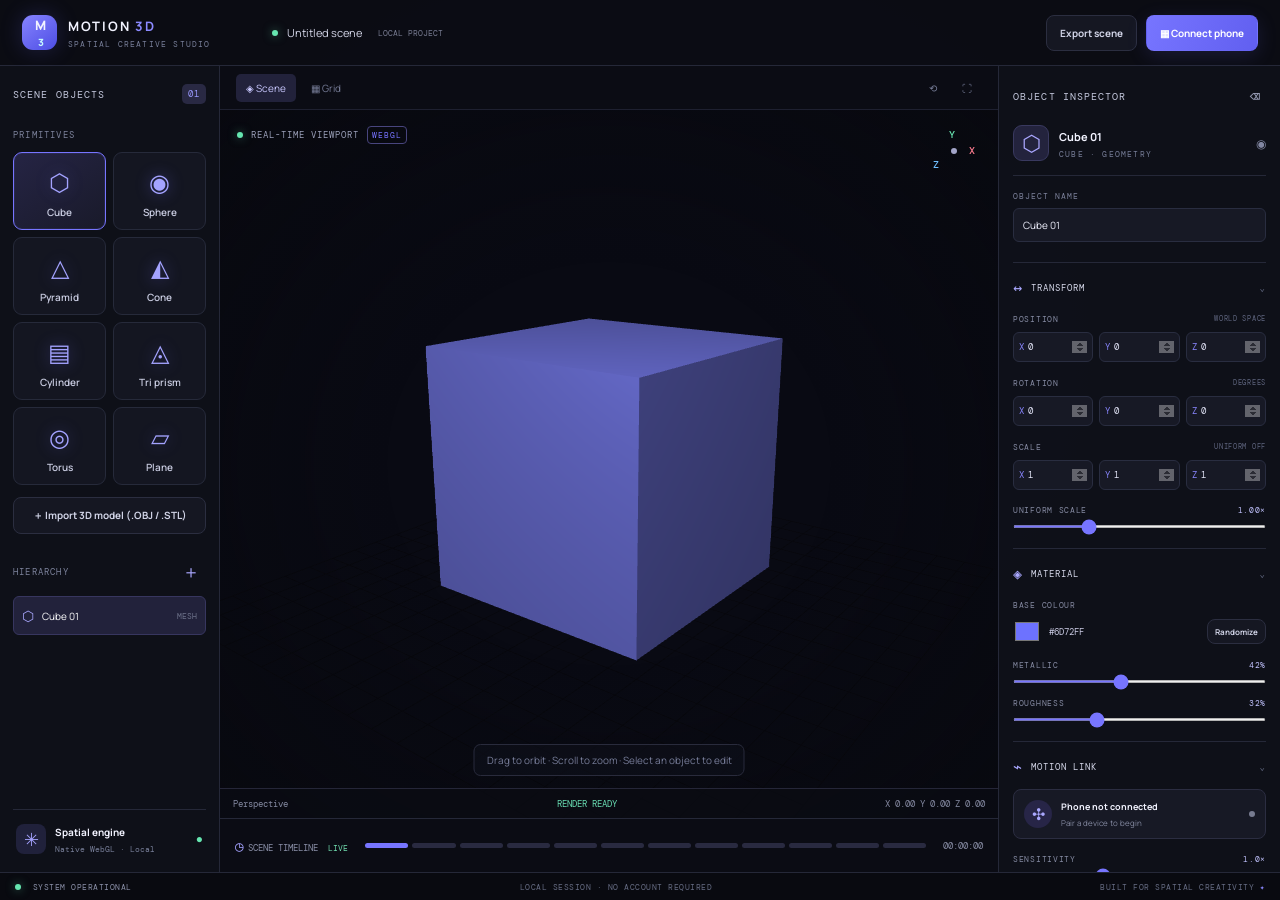
<file: static/index.html>
<!doctype html>
<html lang="en">
<head>
<meta charset="utf-8"><meta name="viewport" content="width=device-width,initial-scale=1">
<title>MOTION 3D — Spatial Studio</title>
<link rel="stylesheet" href="/static/style.css">
</head>
<body>
<div class="app-shell">
  <header class="topbar">
    <div class="brand"><div class="brand-mark">M<span>3</span></div><div><b>MOTION <em>3D</em></b><small>SPATIAL CREATIVE STUDIO</small></div></div>
    <div class="project-name"><span class="live-dot"></span> Untitled scene <small>LOCAL PROJECT</small></div>
    <div class="top-actions"><button id="saveBtn" class="ghost">Export scene</button><button id="pairBtn" class="primary"><span>▦</span> Connect phone</button></div>
  </header>
  <main class="workspace">
    <aside class="left-panel panel">
      <div class="panel-heading"><span>SCENE OBJECTS</span><span class="tiny-pill" id="objectCount">01</span></div>
      <div class="section-label">PRIMITIVES</div>
      <div class="object-grid">
        <button class="object-tile selected" data-shape="cube"><span class="shape-icon">⬡</span><b>Cube</b></button>
        <button class="object-tile" data-shape="sphere"><span class="shape-icon">◉</span><b>Sphere</b></button>
        <button class="object-tile" data-shape="pyramid"><span class="shape-icon">△</span><b>Pyramid</b></button>
        <button class="object-tile" data-shape="cone"><span class="shape-icon">◭</span><b>Cone</b></button>
        <button class="object-tile" data-shape="cylinder"><span class="shape-icon">▤</span><b>Cylinder</b></button>
        <button class="object-tile" data-shape="prism"><span class="shape-icon">◬</span><b>Tri prism</b></button>
        <button class="object-tile" data-shape="torus"><span class="shape-icon">◎</span><b>Torus</b></button>
        <button class="object-tile" data-shape="plane"><span class="shape-icon">▱</span><b>Plane</b></button>
      </div>
      <button id="addImageBtn" class="wide-ghost">＋ Import 3D model (.OBJ / .STL)</button>
      <input id="imageInput" type="file" accept=".obj,.stl,model/obj,model/stl,application/sla" hidden>
      <div class="section-label scene-label">HIERARCHY <button id="addBtn">＋</button></div>
      <div id="sceneList" class="scene-list"></div>
      <div class="left-bottom"><div class="mini-orbit">✳</div><div><b>Spatial engine</b><small>Native WebGL · Local</small></div><span class="status-ok">●</span></div>
    </aside>
    <section class="viewport-panel">
      <div class="viewport-toolbar"><div class="mode-tabs"><button class="active">◈ Scene</button><button id="gridToggle">▦ Grid</button></div><div class="view-tools"><button id="resetView" title="Reset view">⟲</button><button id="fullscreenBtn" title="Fullscreen">⛶</button></div></div>
      <div id="canvasWrap" class="canvas-wrap"><canvas id="glcanvas"></canvas><div class="viewport-vignette"></div>
        <div class="viewport-caption"><span class="live-dot"></span> REAL-TIME VIEWPORT <small>WEBGL</small></div>
        <div class="axis-widget"><span class="axis-x">X</span><span class="axis-y">Y</span><span class="axis-z">Z</span><i></i></div>
        <div id="hint" class="viewport-hint">Drag to orbit · Scroll to zoom · Select an object to edit</div>
        <div class="viewport-bottom"><span>Perspective</span><span id="fps">RENDER READY</span><span id="coords">X 0.00&nbsp; Y 0.00&nbsp; Z 0.00</span></div>
      </div>
      <div class="timeline"><div><span class="timeline-icon">◷</span> SCENE TIMELINE <small>LIVE</small></div><div class="timeline-track"><i></i><i></i><i></i><i></i><i></i><i></i><i></i><i></i><i></i><i></i><i></i><i></i></div><span>00:00:00</span></div>
    </section>
    <aside class="right-panel panel">
      <div class="panel-heading"><span>OBJECT INSPECTOR</span><button id="deleteBtn" class="icon-button" title="Delete selected">⌫</button></div>
      <div class="selected-object"><div class="selected-thumb">⬡</div><div class="selected-meta"><b id="selectedName">Cube 01</b><small id="selectedType">MESH · GEOMETRY</small></div><span class="eye">◉</span></div>
      <label class="field-label">OBJECT NAME<input id="nameInput" value="Cube 01"></label>
      <div class="control-section"><div class="control-title"><span class="control-symbol">↔</span> TRANSFORM <span class="section-chevron">⌄</span></div>
        <div class="sub-label">POSITION <span>WORLD SPACE</span></div>
        <div class="xyz-row"><label><i>X</i><input id="posX" type="number" step=".1" value="0"></label><label><i>Y</i><input id="posY" type="number" step=".1" value="0"></label><label><i>Z</i><input id="posZ" type="number" step=".1" value="0"></label></div>
        <div class="sub-label">ROTATION <span>DEGREES</span></div>
        <div class="xyz-row"><label><i>X</i><input id="rotX" type="number" step="5" value="0"></label><label><i>Y</i><input id="rotY" type="number" step="5" value="0"></label><label><i>Z</i><input id="rotZ" type="number" step="5" value="0"></label></div>
        <div class="sub-label">SCALE <span>UNIFORM OFF</span></div>
        <div class="xyz-row"><label><i>X</i><input id="scaleX" type="number" min=".05" max="10" step=".1" value="1"></label><label><i>Y</i><input id="scaleY" type="number" min=".05" max="10" step=".1" value="1"></label><label><i>Z</i><input id="scaleZ" type="number" min=".05" max="10" step=".1" value="1"></label></div>
        <label class="range-label">UNIFORM SCALE <span id="uniformValue">1.00×</span><input id="uniformScale" type="range" min=".2" max="3" step=".05" value="1"></label>
      </div>
      <div class="control-section material-section"><div class="control-title"><span class="control-symbol">◈</span> MATERIAL <span class="section-chevron">⌄</span></div>
        <div class="sub-label">BASE COLOUR</div><div class="color-row"><input id="colorInput" type="color" value="#6d72ff"><span id="colorHex">#6D72FF</span><button id="randomColor" class="ghost small">Randomize</button></div>
        <label class="range-label">METALLIC <span id="metalValue">42%</span><input id="metalInput" type="range" min="0" max="1" step=".01" value=".42"></label>
        <label class="range-label">ROUGHNESS <span id="roughValue">32%</span><input id="roughInput" type="range" min="0" max="1" step=".01" value=".32"></label>
      </div>
      <div class="control-section"><div class="control-title"><span class="control-symbol">⌁</span> MOTION LINK <span class="section-chevron">⌄</span></div>
        <div class="motion-card"><div class="motion-orb">✣</div><div><b id="motionStatus">Phone not connected</b><small id="motionSub">Pair a device to begin</small></div><span class="status-dot"></span></div>
        <label class="range-label">SENSITIVITY <span id="sensitivityValue">1.0×</span><input id="sensitivity" type="range" min=".2" max="2.5" step=".1" value="1"></label>
        <div class="motion-actions"><button id="recenterBtn" class="wide-ghost">◎ Recenter motion</button><button id="modeBtn" class="wide-ghost">Mode: Relative rotation</button></div>
      </div>
      <button id="resetObject" class="reset-button">⟲ Reset selected object</button>
    </aside>
  </main>
  <footer class="footer"><span><i class="live-dot"></i> SYSTEM OPERATIONAL</span><span>LOCAL SESSION · NO ACCOUNT REQUIRED</span><span>BUILT FOR SPATIAL CREATIVITY <b>✦</b></span></footer>
</div>
<div id="modal" class="modal hidden"><div class="modal-card"><button id="closeModal" class="modal-close">×</button><div class="modal-kicker"><span class="live-dot"></span> DEVICE PAIRING</div><h2>Connect your <em>phone.</em></h2><p>Use your phone as a real-time motion controller for the selected 3D object.</p><div class="qr-frame"><div id="qrBox" class="qr-box"><div class="qr-placeholder">▦</div></div></div><div id="pairUrl" class="pair-url">Generating session…</div><button id="copyUrl" class="primary full">Copy controller link</button><div class="pair-note">Phone motion sensors generally require HTTPS. Localhost on your PC is not reachable as localhost from your phone. See README for pairing setup.</div><div class="modal-status"><span class="status-dot"></span><span id="pairStatus">Waiting for phone…</span></div></div></div>
<script src="/static/app.js"></script>
</body></html>
</file>
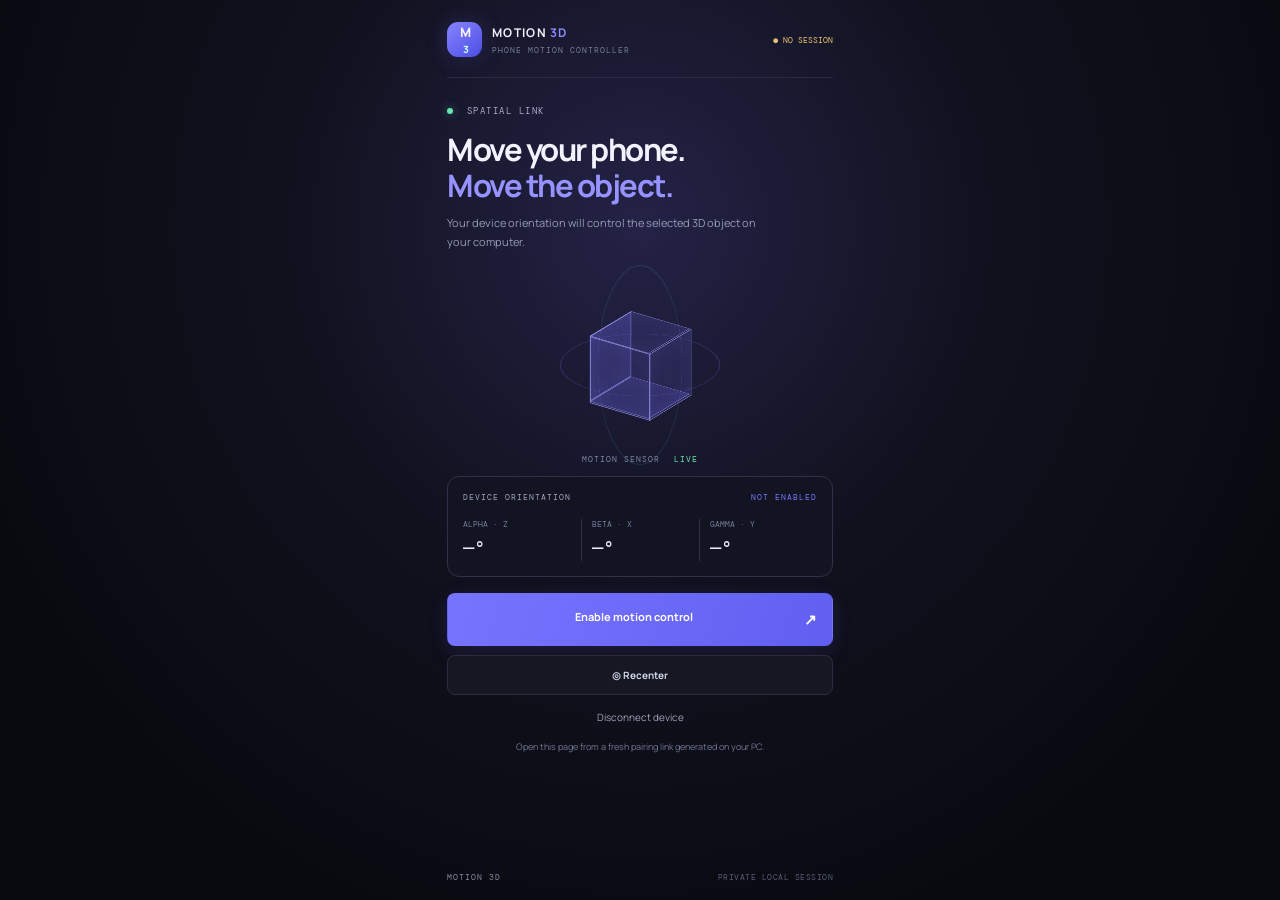
<file: static/phone.html>
<!doctype html><html lang="en"><head><meta charset="utf-8"><meta name="viewport" content="width=device-width,initial-scale=1"><title>MOTION 3D — Phone Controller</title><link rel="stylesheet" href="/static/style.css"></head>
<body class="phone-body"><main class="phone-shell"><header class="phone-header"><div class="brand-mark">M<span>3</span></div><div><b>MOTION <em>3D</em></b><small>PHONE MOTION CONTROLLER</small></div><span id="phoneConnection" class="phone-connection">● CONNECTING</span></header>
<section class="phone-hero"><div class="phone-kicker"><span class="live-dot"></span> SPATIAL LINK</div><h1>Move your phone.<br><em>Move the object.</em></h1><p>Your device orientation will control the selected 3D object on your computer.</p></section>
<section class="phone-visual"><div class="phone-orbit orbit-a"></div><div class="phone-orbit orbit-b"></div><div class="phone-cube"><i></i><b></b><span></span></div><div class="phone-visual-label">MOTION SENSOR <span>LIVE</span></div></section>
<section class="sensor-panel"><div class="sensor-heading">DEVICE ORIENTATION <span id="sensorState">NOT ENABLED</span></div><div class="sensor-values"><div><small>ALPHA · Z</small><b id="alphaVal">—°</b></div><div><small>BETA · X</small><b id="betaVal">—°</b></div><div><small>GAMMA · Y</small><b id="gammaVal">—°</b></div></div></section>
<button id="enableMotion" class="primary phone-primary">Enable motion control <span>↗</span></button><button id="recenterPhone" class="wide-ghost phone-secondary">◎ Recenter</button><button id="disconnectPhone" class="phone-disconnect">Disconnect device</button><div id="phoneMessage" class="phone-message">Keep this page open while controlling your scene.</div><footer class="phone-footer">MOTION 3D <span>PRIVATE LOCAL SESSION</span></footer></main><script src="/static/phone.js"></script></body></html>
</file>
<file: static/style.css>
@import url('https://fonts.googleapis.com/css2?family=DM+Mono:wght@400;500&family=Manrope:wght@400;500;600;700;800&display=swap');
:root{--bg:#090a10;--panel:#10121c;--panel2:#141622;--line:#252838;--muted:#777e98;--text:#f2f3ff;--purple:#7775ff;--cyan:#65e4f2;--green:#66e6b0;--font:'Manrope',Arial,sans-serif;--mono:'DM Mono',monospace}*{box-sizing:border-box}body{margin:0;background:var(--bg);color:var(--text);font-family:var(--font);font-size:12px}button,input{font:inherit}button{cursor:pointer;color:inherit}button:focus-visible,input:focus-visible{outline:2px solid var(--cyan);outline-offset:2px}.app-shell{height:100vh;min-height:650px;display:flex;flex-direction:column;background:radial-gradient(ellipse at 51% 40%,#15152a 0,transparent 54%),var(--bg)}.topbar{height:66px;flex-shrink:0;border-bottom:1px solid var(--line);display:flex;align-items:center;padding:0 22px;gap:30px;background:#0c0d14e8}.brand{display:flex;align-items:center;gap:11px;min-width:220px}.brand-mark{width:35px;height:35px;display:grid;place-items:center;border-radius:11px;background:linear-gradient(140deg,#8784ff,#4c4de4);box-shadow:0 0 22px #6b69ff35;font-size:13px;font-weight:800;letter-spacing:-2px}.brand-mark span{font-size:10px;color:#c5f8ff;margin-left:1px}.brand b{font-size:13px;letter-spacing:1.7px}.brand em,.phone-header em{font-style:normal;color:#8c8aff}.brand small,.selected-meta small,.left-bottom small{display:block;font-family:var(--mono);font-size:8px;letter-spacing:1.2px;color:var(--muted);margin-top:4px}.project-name{color:#d5d7e9;font-size:11px;display:flex;align-items:center;gap:9px}.project-name small{font:8px var(--mono);color:#777b91;margin-left:7px}.live-dot{display:inline-block;width:6px;height:6px;background:var(--green);border-radius:50%;box-shadow:0 0 10px #66e6b080}.top-actions{margin-left:auto;display:flex;gap:9px}.primary,.ghost,.wide-ghost{border:1px solid transparent;border-radius:8px;padding:10px 13px;font-weight:700;font-size:10px;transition:.2s}.primary{background:linear-gradient(110deg,#7775ff,#615ff0);box-shadow:0 5px 20px #6e6bff25;color:white}.primary:hover{filter:brightness(1.15);transform:translateY(-1px)}.ghost,.wide-ghost{background:#151722;border-color:#2b2e40;color:#d0d3e6}.ghost:hover,.wide-ghost:hover{border-color:#7775ff;background:#1b1c2d}.workspace{display:grid;grid-template-columns:220px minmax(300px,1fr) 282px;gap:0;min-height:0;flex:1}.panel{background:#0f111aeb;min-width:0}.left-panel{border-right:1px solid var(--line);padding:18px 13px;display:flex;flex-direction:column}.right-panel{border-left:1px solid var(--line);padding:18px 14px;overflow:auto}.panel-heading{display:flex;justify-content:space-between;align-items:center;font:10px var(--mono);letter-spacing:1.1px;color:#c3c7dc}.tiny-pill{font-size:9px;color:#9b9aff;background:#292943;padding:4px 6px;border-radius:5px}.section-label{font:9px var(--mono);letter-spacing:1.2px;color:#7c829b;margin:25px 0 11px}.object-grid{display:grid;grid-template-columns:1fr 1fr;gap:7px}.object-tile{background:#141621;border:1px solid #262a3a;border-radius:9px;padding:12px 5px 10px;display:flex;align-items:center;flex-direction:column;gap:7px;min-height:78px}.object-tile:hover{border-color:#6866d9;background:#191a2b}.object-tile.selected{background:linear-gradient(145deg,#252444,#191a2a);border-color:#7775ff;box-shadow:inset 0 0 0 1px #7775ff18}.shape-icon{font-size:24px;color:#a4a3ff;text-shadow:0 0 16px #7472ff60}.object-tile b{font-size:10px;font-weight:600;color:#c8cbe0}.wide-ghost{width:100%;margin-top:12px}.scene-label{display:flex;justify-content:space-between;align-items:center}.scene-label button{border:0;background:none;color:#aaa8ff;font-size:18px}.scene-list{display:flex;flex-direction:column;gap:4px}.scene-item{border:1px solid transparent;background:transparent;border-radius:6px;padding:9px 8px;display:flex;align-items:center;gap:8px;color:#9ca1b8;text-align:left;font-size:10px}.scene-item.active{background:#22223b;border-color:#37365f;color:#fff}.scene-item span:first-child{color:#aaa8ff;font-size:14px}.scene-item .scene-kind{margin-left:auto;font:8px var(--mono);color:#6d728a}.left-bottom{margin-top:auto;padding:13px 3px 0;border-top:1px solid var(--line);display:flex;align-items:center;gap:9px}.mini-orbit{width:30px;height:30px;border-radius:8px;background:#20213b;display:grid;place-items:center;color:#a4a2ff;font-size:18px}.left-bottom b{font-size:10px}.left-bottom small{font-size:8px;letter-spacing:0}.status-ok{margin-left:auto;color:var(--green)}.viewport-panel{display:flex;flex-direction:column;min-width:0;min-height:0;background:#0b0c14}.viewport-toolbar{height:44px;display:flex;align-items:center;justify-content:space-between;padding:0 16px;border-bottom:1px solid #1e2030}.mode-tabs,.view-tools{display:flex;gap:5px}.mode-tabs button,.view-tools button{background:transparent;border:0;color:#777d98;padding:7px 10px;border-radius:5px;font-size:10px}.mode-tabs button.active{background:#22223b;color:#c9c8ff}.view-tools button:hover{background:#25263a;color:white}.canvas-wrap{position:relative;flex:1;min-height:300px;overflow:hidden;background:radial-gradient(ellipse at 50% 44%,#20203b 0%,#10111e 44%,#0a0b12 80%)}#glcanvas{width:100%;height:100%;display:block;touch-action:none}.viewport-vignette{position:absolute;inset:0;pointer-events:none;background:radial-gradient(ellipse at center,transparent 40%,#07080b70 100%)}.viewport-caption{position:absolute;left:17px;top:16px;color:#9ba0b9;font:9px var(--mono);letter-spacing:1px;display:flex;align-items:center;gap:8px;pointer-events:none}.viewport-caption small{color:#7774ff;border:1px solid #48457e;border-radius:4px;padding:3px 4px;font-size:8px}.axis-widget{position:absolute;right:22px;top:18px;width:45px;height:45px;pointer-events:none}.axis-widget span{position:absolute;font:10px var(--mono);font-weight:500}.axis-x{color:#ff7e91;right:1px;top:16px}.axis-y{color:#68e5b2;left:18px;top:0}.axis-z{color:#70bfff;left:2px;bottom:2px}.axis-widget i{position:absolute;left:20px;top:20px;width:6px;height:6px;background:#a3a5c9;border-radius:50%}.viewport-hint{position:absolute;bottom:42px;left:50%;transform:translateX(-50%);white-space:nowrap;color:#777d99;font-size:10px;background:#10111b9c;border:1px solid #292b3c;padding:8px 12px;border-radius:7px;pointer-events:none}.viewport-bottom{height:30px;position:absolute;bottom:0;left:0;right:0;background:#0b0c13d9;border-top:1px solid #252638;display:flex;align-items:center;justify-content:space-between;padding:0 13px;color:#858aa2;font:9px var(--mono)}.viewport-bottom span:nth-child(2){color:#69dcb2}.timeline{height:54px;border-top:1px solid var(--line);display:flex;align-items:center;padding:0 15px;gap:17px;color:#898ea6;font:9px var(--mono)}.timeline>div:first-child{white-space:nowrap}.timeline-icon{font-size:14px;color:#a4a2ff}.timeline small{font-size:8px;color:#72dfb0;margin-left:5px}.timeline-track{height:15px;flex:1;display:flex;align-items:center;gap:4px}.timeline-track i{height:5px;border-radius:3px;background:#292a40;flex:1}.timeline-track i:first-child{background:#7775ff}.icon-button{background:none;border:0;color:#9398b0;font-size:17px}.selected-object{display:flex;align-items:center;gap:10px;padding:17px 0 14px;border-bottom:1px solid var(--line);margin-bottom:15px}.selected-thumb{width:36px;height:36px;border:1px solid #39395f;border-radius:9px;background:#23233d;display:grid;place-items:center;color:#aaa7ff;font-size:22px}.selected-meta b{font-size:11px}.selected-meta small{font-size:8px}.eye{margin-left:auto;color:#8287a2}.field-label{display:block;font:8px var(--mono);letter-spacing:1px;color:#7d829c}.field-label input{display:block;width:100%;margin-top:7px;background:#171925;border:1px solid #292d40;border-radius:6px;padding:9px;color:#f1f2ff;font:10px var(--font)}.control-section{margin-top:20px;padding-top:15px;border-top:1px solid var(--line)}.control-title{display:flex;align-items:center;gap:8px;font:9px var(--mono);letter-spacing:1px;color:#d7d9eb}.control-symbol{color:#aaa8ff;font-size:15px}.section-chevron{margin-left:auto;color:#666d87}.sub-label{display:flex;justify-content:space-between;margin:16px 0 8px;font:8px var(--mono);letter-spacing:.7px;color:#858aa2}.sub-label span{color:#5f657f;font-size:7px}.xyz-row{display:grid;grid-template-columns:repeat(3,minmax(0,1fr));gap:6px}.xyz-row label{display:flex;align-items:center;gap:4px;min-width:0;background:#171925;border:1px solid #292d40;border-radius:6px;padding:0 5px}.xyz-row label i{font:9px var(--mono);font-style:normal;color:#8986ff}.xyz-row input{width:100%;min-width:0;background:transparent;border:0;outline:none;color:#e5e7fa;padding:8px 0;font:9px var(--mono)}input[type=number]::-webkit-inner-spin-button{opacity:.35}.range-label{display:block;margin-top:15px;font:8px var(--mono);letter-spacing:.7px;color:#858aa2}.range-label>span{float:right;color:#c2c3ff}.range-label input{display:block;width:100%;margin:10px 0 0;accent-color:#7775ff;height:3px}.color-row{display:flex;align-items:center;gap:8px}.color-row input{width:28px;height:27px;border:0;padding:0;background:transparent}.color-row span{font:9px var(--mono);color:#c8c9e1}.ghost.small{margin-left:auto;padding:6px 7px;font-size:8px}.motion-card{display:flex;align-items:center;gap:9px;background:#171925;border:1px solid #2b2d41;padding:10px;border-radius:8px;margin-top:12px}.motion-orb{width:28px;height:28px;border-radius:50%;background:#272547;display:grid;place-items:center;color:#aaa8ff;font-size:16px}.motion-card b{display:block;font-size:9px}.motion-card small{display:block;color:#858aa2;font-size:8px;margin-top:4px}.status-dot{width:6px;height:6px;border-radius:50%;background:#777b90;margin-left:auto}.status-dot.connected{background:var(--green);box-shadow:0 0 8px #66e6b0}.motion-actions{display:flex;flex-direction:column;gap:0}.reset-button{width:100%;margin-top:18px;padding:10px;background:transparent;border:1px solid #35374a;border-radius:7px;color:#a8a9c4;font-size:9px}.reset-button:hover{border-color:#7775ff;color:#fff}.footer{height:28px;display:flex;align-items:center;justify-content:space-between;padding:0 15px;border-top:1px solid var(--line);font:8px var(--mono);letter-spacing:.5px;color:#666c83}.footer span:first-child{color:#8c91a9}.footer .live-dot{margin-right:6px}.footer b{color:#8b88ff}.modal{position:fixed;inset:0;z-index:20;background:#05060bd9;backdrop-filter:blur(12px);display:grid;place-items:center;padding:18px}.modal.hidden{display:none}.modal-card{position:relative;width:min(410px,100%);background:linear-gradient(150deg,#171827,#0f1019);border:1px solid #353750;border-radius:17px;padding:28px;text-align:center;box-shadow:0 25px 100px #000a}.modal-close{position:absolute;right:15px;top:12px;background:none;border:0;color:#9da1b7;font-size:23px}.modal-kicker{font:9px var(--mono);letter-spacing:1.5px;color:#a7a8c1}.modal-kicker .live-dot{margin-right:6px}h2{font-size:26px;letter-spacing:-1px;margin:17px 0 8px}h2 em,.phone-hero h1 em{font-style:normal;color:#9692ff}.modal-card>p{color:#8f94ac;font-size:11px;line-height:1.7;margin:0 auto 20px;max-width:290px}.qr-frame{width:172px;height:172px;padding:9px;background:white;border-radius:12px;margin:0 auto 14px;display:grid;place-items:center}.qr-box{width:100%;height:100%;display:grid;place-items:center;color:#141522}.qr-box img{width:100%;height:100%;object-fit:contain}.qr-placeholder{font-size:110px}.pair-url{overflow-wrap:anywhere;color:#9c9aff;font:9px var(--mono);margin:10px 0 14px}.full{width:100%}.pair-note{font-size:9px;color:#777e98;line-height:1.7;margin-top:15px}.modal-status{border-top:1px solid #292b3d;margin-top:18px;padding-top:15px;display:flex;align-items:center;justify-content:center;gap:8px;color:#a2a7bd;font-size:10px}.modal-status .status-dot{margin:0}.phone-body{min-height:100vh;background:radial-gradient(ellipse at 50% 25%,#242246 0,#10111d 40%,#090a10 78%);display:flex;justify-content:center}.phone-shell{width:min(430px,100%);min-height:100vh;padding:22px 22px 18px;display:flex;flex-direction:column}.phone-header{display:flex;align-items:center;gap:10px;padding-bottom:20px;border-bottom:1px solid #2a2b40}.phone-header b{font-size:12px;letter-spacing:1.3px}.phone-header small{display:block;font:8px var(--mono);color:#777e98;margin-top:4px;letter-spacing:1px}.phone-connection{margin-left:auto;font:8px var(--mono);color:#e9bf73}.phone-hero{padding-top:27px}.phone-kicker{font:9px var(--mono);letter-spacing:1.5px;color:#aaa9c9}.phone-kicker .live-dot{margin-right:7px}.phone-hero h1{font-size:31px;line-height:1.15;letter-spacing:-1.5px;margin:15px 0 10px}.phone-hero p{font-size:11px;color:#969bb2;line-height:1.7;max-width:320px}.phone-visual{height:205px;position:relative;display:grid;place-items:center;overflow:hidden}.phone-orbit{position:absolute;width:160px;height:160px;border:1px solid #6964db55;border-radius:50%;transform:rotateX(67deg) rotateZ(-25deg)}.orbit-b{width:200px;height:200px;transform:rotateY(65deg) rotateZ(35deg);border-color:#55cde333}.phone-cube{width:72px;height:72px;position:relative;transform:rotateX(-25deg) rotateY(-35deg);transform-style:preserve-3d;animation:floatcube 6s ease-in-out infinite}.phone-cube:before,.phone-cube:after,.phone-cube i,.phone-cube b,.phone-cube span{position:absolute;width:72px;height:72px;border:1px solid #a6a1ffb8;background:#7775ff24;box-shadow:inset 0 0 30px #7775ff16}.phone-cube:before{content:"";transform:translateZ(36px)}.phone-cube:after{content:"";transform:rotateY(90deg) translateZ(36px)}.phone-cube i{transform:rotateY(-90deg) translateZ(36px)}.phone-cube b{transform:rotateX(90deg) translateZ(36px)}.phone-cube span{transform:rotateX(-90deg) translateZ(36px)}@keyframes floatcube{0%,100%{transform:rotateX(-25deg) rotateY(-35deg) translateY(0)}50%{transform:rotateX(15deg) rotateY(45deg) translateY(-7px)}}.phone-visual-label{position:absolute;bottom:4px;font:8px var(--mono);letter-spacing:1px;color:#7e84a2}.phone-visual-label span{color:var(--green);margin-left:8px}.sensor-panel{border:1px solid #303149;background:#121421;border-radius:12px;padding:15px;margin:8px 0 16px}.sensor-heading{font:8px var(--mono);letter-spacing:1px;color:#a0a4be;display:flex;justify-content:space-between}.sensor-heading span{color:#7775ff}.sensor-values{display:grid;grid-template-columns:repeat(3,1fr);margin-top:17px}.sensor-values>div{padding-left:10px;border-left:1px solid #303149}.sensor-values>div:first-child{padding-left:0;border:0}.sensor-values small{display:block;font:8px var(--mono);color:#747b98}.sensor-values b{display:block;font:19px var(--mono);font-weight:400;margin-top:7px;color:#e8e8ff}.phone-primary{width:100%;padding:15px;font-size:11px}.phone-primary span{float:right;font-size:15px}.phone-secondary{margin-top:9px;padding:12px}.phone-disconnect{background:none;border:0;color:#a0a4bc;padding:15px;font-size:10px}.phone-message{text-align:center;color:#707791;font-size:9px;line-height:1.7;min-height:28px}.phone-footer{display:flex;justify-content:space-between;margin-top:auto;padding-top:20px;font:8px var(--mono);letter-spacing:1px;color:#8589a2}.phone-footer span{color:#555c77;letter-spacing:.5px}@media(max-width:1000px){.workspace{grid-template-columns:180px minmax(260px,1fr) 245px}.brand{min-width:180px}.left-panel{padding:14px 10px}.right-panel{padding:14px 10px}.object-tile{min-height:68px}.topbar{gap:12px;padding:0 13px}.project-name small{display:none}}@media(max-width:760px){.app-shell{height:auto;min-height:100vh}.topbar{height:auto;min-height:62px;flex-wrap:wrap;padding:10px;gap:10px}.brand{min-width:0}.project-name{display:none}.top-actions{gap:5px}.top-actions .ghost{display:none}.workspace{display:flex;flex-direction:column}.viewport-panel{order:0;min-height:480px}.left-panel{order:1;border-right:0;border-top:1px solid var(--line)}.right-panel{order:2;border-left:0;border-top:1px solid var(--line);overflow:visible}.object-grid{grid-template-columns:repeat(4,1fr)}.object-tile{min-height:65px}.scene-list{display:grid;grid-template-columns:repeat(2,1fr)}.left-bottom{margin-top:15px}.canvas-wrap{min-height:410px}.footer{height:auto;min-height:32px;gap:8px;flex-wrap:wrap;font-size:7px}.viewport-hint{font-size:8px}.timeline{gap:8px}.timeline-track{display:none}}
</file>
